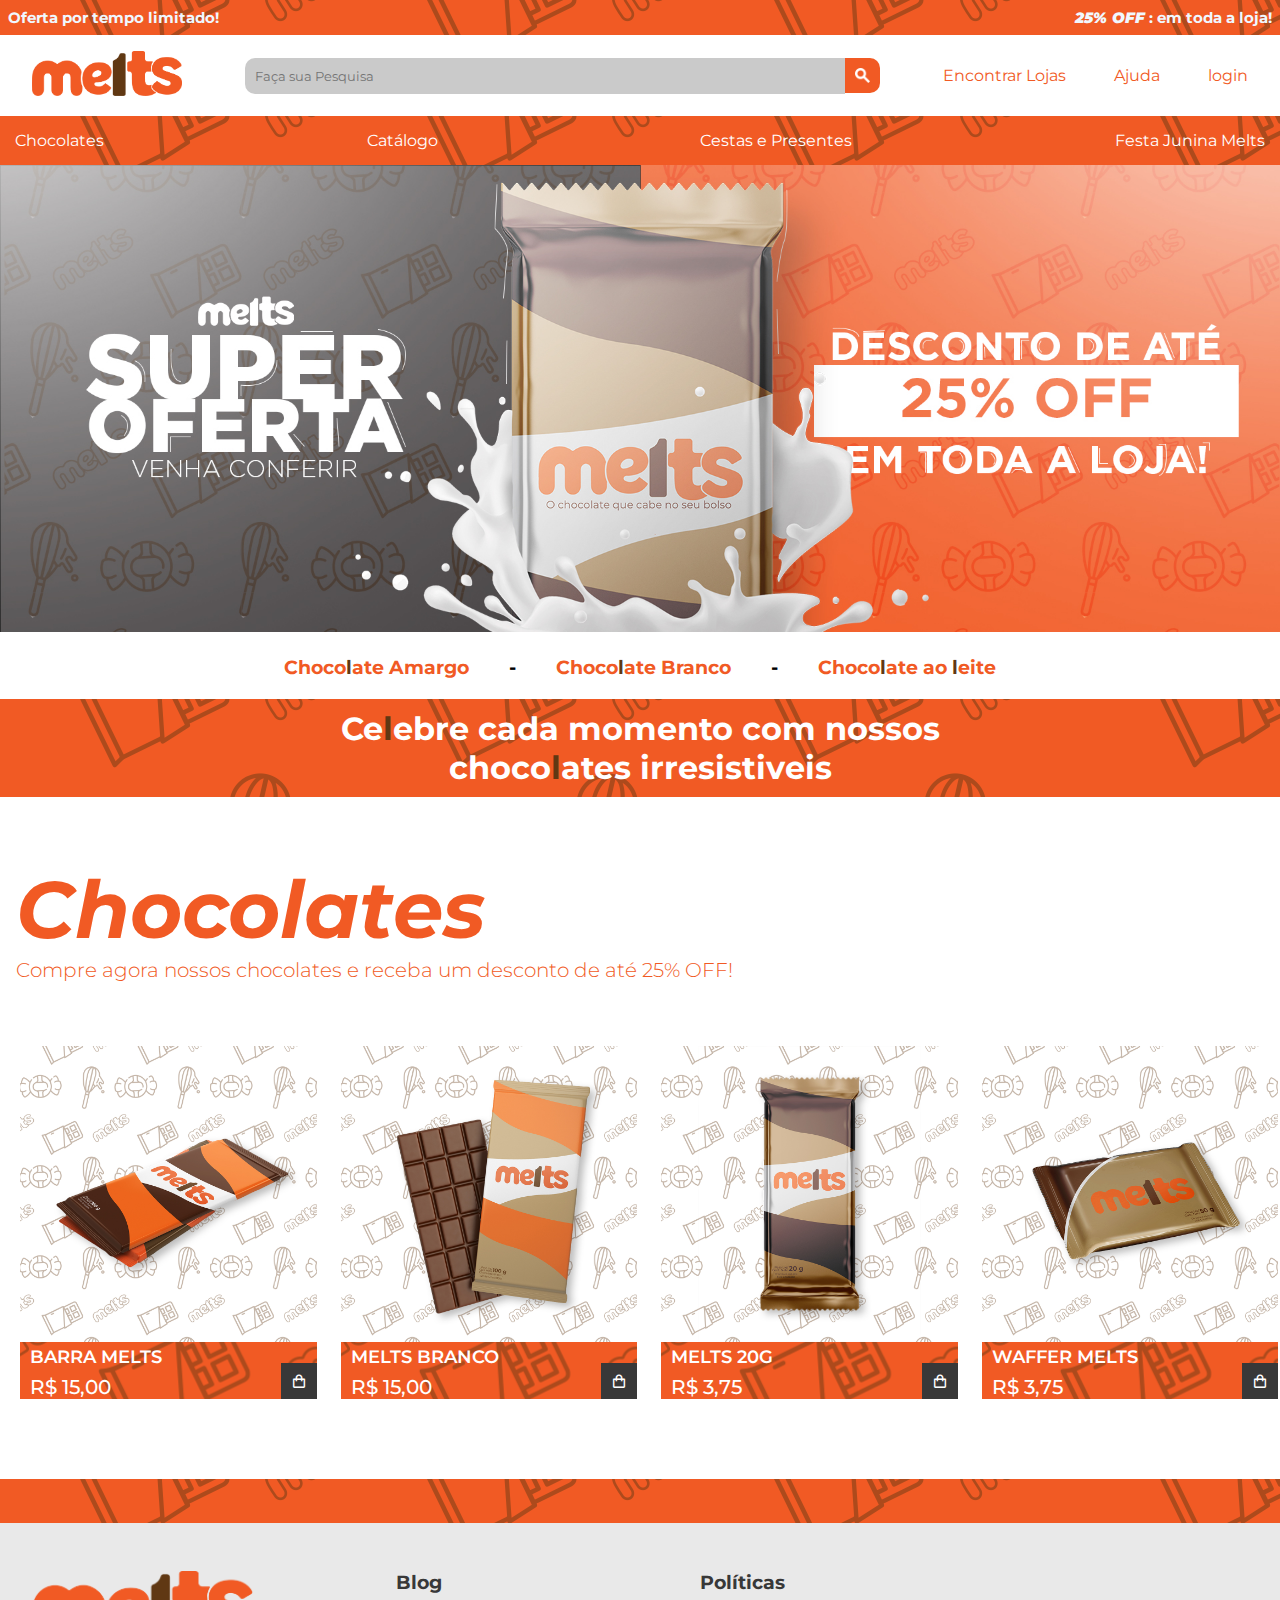
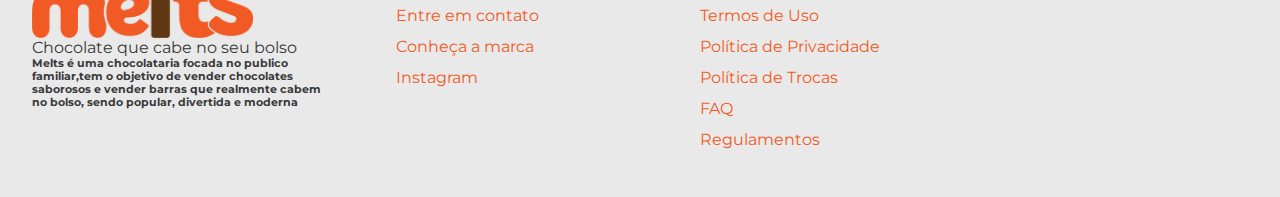
<file: index.html>
<!DOCTYPE html>
<html lang="pt-br">
<head>
    <meta charset="UTF-8">
    <meta name="viewport" content="width=device-width, initial-scale=1.0">
    <title>Melts Oficial</title>
    <link rel="stylesheet" href="style.css">
    <link rel="preconnect" href="https://fonts.googleapis.com">
    <link rel="preconnect" href="https://fonts.gstatic.com" crossorigin>
    <link href="https://fonts.googleapis.com/css2?family=Montserrat:ital,wght@0,100..900;1,100..900&display=swap" rel="stylesheet">
    <link href='https://unpkg.com/boxicons@2.1.4/css/boxicons.min.css' rel='stylesheet'>
</head>

<header>
    <div class="oferta-header">
        <h2 class="esquerda">Oferta por tempo limitado!</h2>
        <h2 class="direita"><b><i>25% OFF</i></b> : em toda a loja!</h2>
    </div>
</header>

<nav>
    <div class="nav-logo">
        <a href="index.html">
            <img src="img/CHOCOMELTS png (1).png" alt="Logo">
        </a>
    </div>

    <div class="pesquisa">
        <div class="box-busca">
            <div class="search-box">
                
                <form method="post" action="#anuncios">
                    
                    <input id="searchbar" type="text" class="search-box-input" name="busca" placeholder="Faça sua Pesquisa" onkeyup="search()">
                    <a href="#anuncios"><img src="img/74364.png" alt=""></a>
                </form>
                
                

            </div><!-- Search -->
        
        </div><!--Box Busca-->
    </div>

    <ul class="nav-links">
        <li class="links"><a target=_blank href="https://maps.app.goo.gl/vxsPiurwm7Lfogdw7">Encontrar Lojas</a></li>
        <li class="links"><a href="https://w.app/MBpd0c">Ajuda</a></li>
        <li class="links"><a href="login.html">login</a></li>
    </ul>

</nav>

<section class="barra">
    <div class="catalogo">
    <ul class="catalogo-nav">
        <li><a href="#anuncios">Chocolates</a></li>
        <li><a href="#catálogos">Catálogo</a></li>
        <li><a href="cestaepresentes.html">Cestas e Presentes</a></li>
        <li><a href="cestaepresentes.html">Festa Junina Melts</a></li>
    </ul>
</div>
</section>

<body>
    
<div class="banner">
    <a href="#anuncios">
        <img src="img/Banner.jpg" alt="">
    </a>
</div>

<section id="catálogos">
<div class="catálogos">
    <h3><a href="paginadecompras3.html">Choco<span>l</span>ate Amargo</a></h3>
    <h3>-</h3>
    <h3><a href="paginadecompras2.html">Choco<span>l</span>ate Branco</a></h3>
    <h3>-</h3>
    <h3><a href="paginadecompras.html">Choco<span>l</span>ate ao <span>l</span>eite</a></h3>
</div>
</section>

<div class="compras">
    <div class="titulo">
        <h1>Ce<span>l</span>ebre cada momento com nossos <br>choco<span>l</span>ates irresistiveis</h1>
    </div>
</div>
</body>


<section id="anuncios">
<section class="anuncios">
    <div class="chocolates">
        <h1><i>Chocolates</i></h1>
        <h2>Compre agora nossos chocolates e receba um desconto de até 25% OFF!</h2>
    </div>

    <div class="shop-content">
        <!--caixa 1-->
        <a href="paginadecompras.html"><div class="product-box">
           <img src="img/Anuncio-100g-preto.jpg" alt="" class="product-shop">
            <h2 class="nome">Barra Melts</h2>
            <span class="preco">R$ 15,00</span>
            <i class ='bx bx-shopping-bag  add-cart'></i>
        </div></a>
        <!--caixa 1-->
        <a href="paginadecompras2.html"><div class="product-box">
            <img src="img/Anuncio-1-100g-branco.jpg" alt="" class="product-shop">
            <h2 class="nome">Melts branco</h2>
            <span class="preco">R$ 15,00</span>
            <i class='bx bx-shopping-bag add-cart'></i>
        </div></a>
        <!--caixa 1-->
        <a href="paginadecompras3.html"><div class="product-box">
            <img src="img/Anuncio-20g.jpg" alt="" class="product-shop">
            <h2 class="nome">Melts 20g</h2>
            <span class="preco">R$ 3,75</span>
            <i class='bx bx-shopping-bag add-cart'></i>
        </div></a>
        <!--caixa 1-->
        <a href="paginadecompras4.html"><div class="product-box">
            <img src="img/anuncio-barra-deitada.jpg" alt="" class="product-shop">
            <h2 class="nome">Waffer Melts</h2>
            <span class="preco">R$ 3,75</span>
            <i class='bx bx-shopping-bag add-cart'></i>
        </div></a>
    </div>
</section>
</section>
<div class="separation">
    <h1>ㅤ</h1>
</div>
<footer>
    <div id="foater_content">
        <div id="contacts">
            <img src="img/CHOCOMELTS png (1).png" alt="">
            <p>Chocolate que cabe no seu bolso</p>

            <div id="foater_social_media">
                <h6>Melts é uma chocolataria focada no
                    publico familiar,tem o objetivo de vender
                    chocolates saborosos e vender barras que
                    realmente cabem no bolso, sendo
                    popular, divertida e moderna</h6>
            </div>
        </div>


        <ul class="foater-list">
            <li>
                 <h3>Blog</h3>
            </li>


            <li>
                <a target=_blank href="https://w.app/MBpd0c" class="foater-link">Entre em contato</a>
            </li>
            <li>
                <a target=_blank href="" class="foater-link">Conheça a marca</a>
            </li>
            <li>
                <a target=_blank href="https://www.instagram.com/oficial_melts/" class="foater-link">Instagram</a>
            </li>
        </ul>

        <ul class="foater-list">
            <li>
                <h3>Políticas</h3>
            </li>
            <li>
                <a href="" class="foater-link">Termos de Uso</a>
            </li>
            <li>
                <a href="" class="foater-link">Política de Privacidade</a>
            </li>
            <li>
                <a href="" class="foater-link">Política de Trocas</a>
            </li>
            <li>
                <a href="" class="foater-link">FAQ</a>
            </li>
            <li>
                <a href="" class="foater-link">Regulamentos</a>
            </li>
            
        </ul>
    </div>
</footer>

</html>
</file>
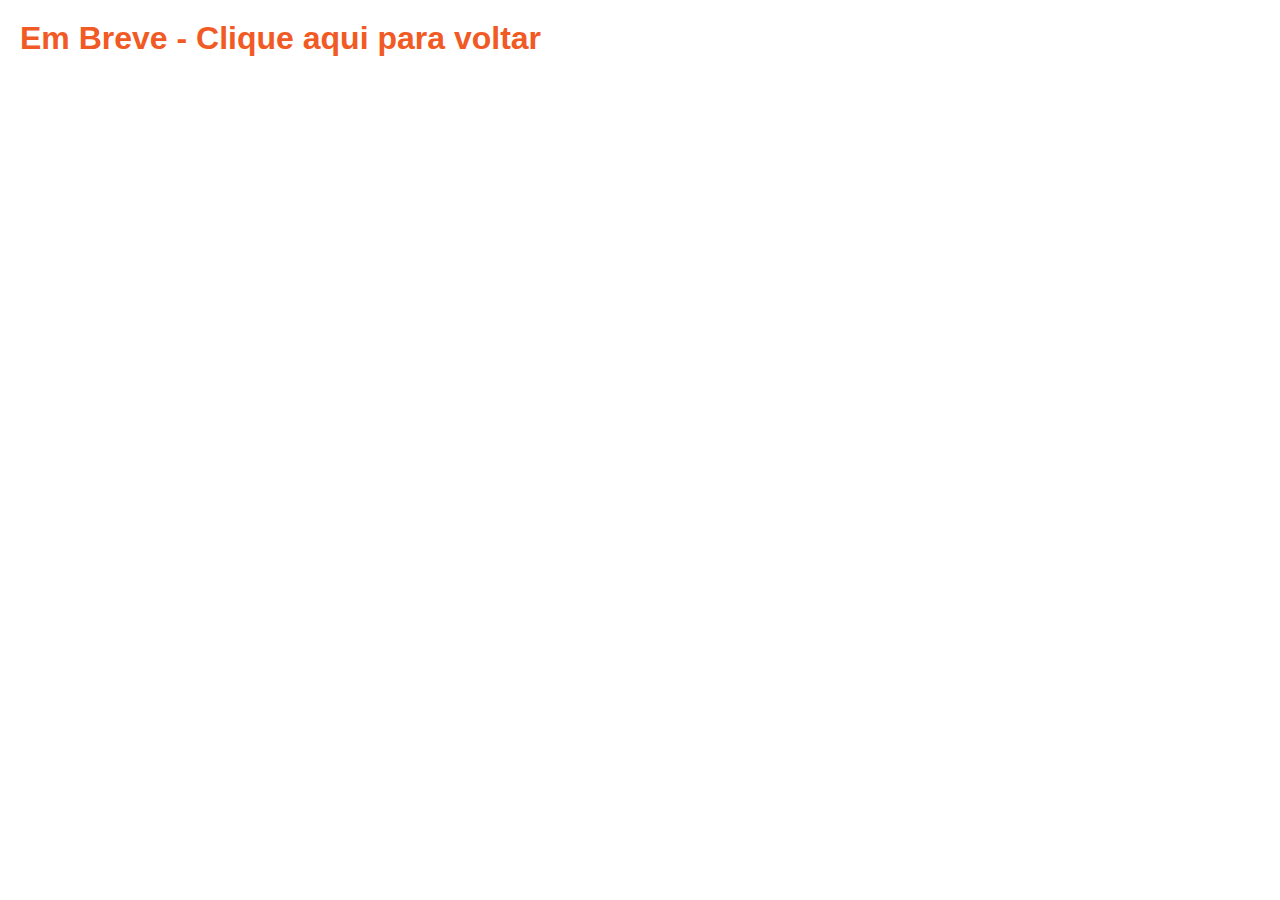
<file: cestaepresentes.html>
<!DOCTYPE html>
<html lang="en">
<head>
    <meta charset="UTF-8">
    <meta name="viewport" content="width=, initial-scale=1.0">
    <title>Document</title>
    <link rel="stylesheet" href="stylecestas.css">
</head>
<body>
    <a href="index.html"><h1>Em Breve - Clique aqui para voltar</h1></a>
</body>
</html>
</file>
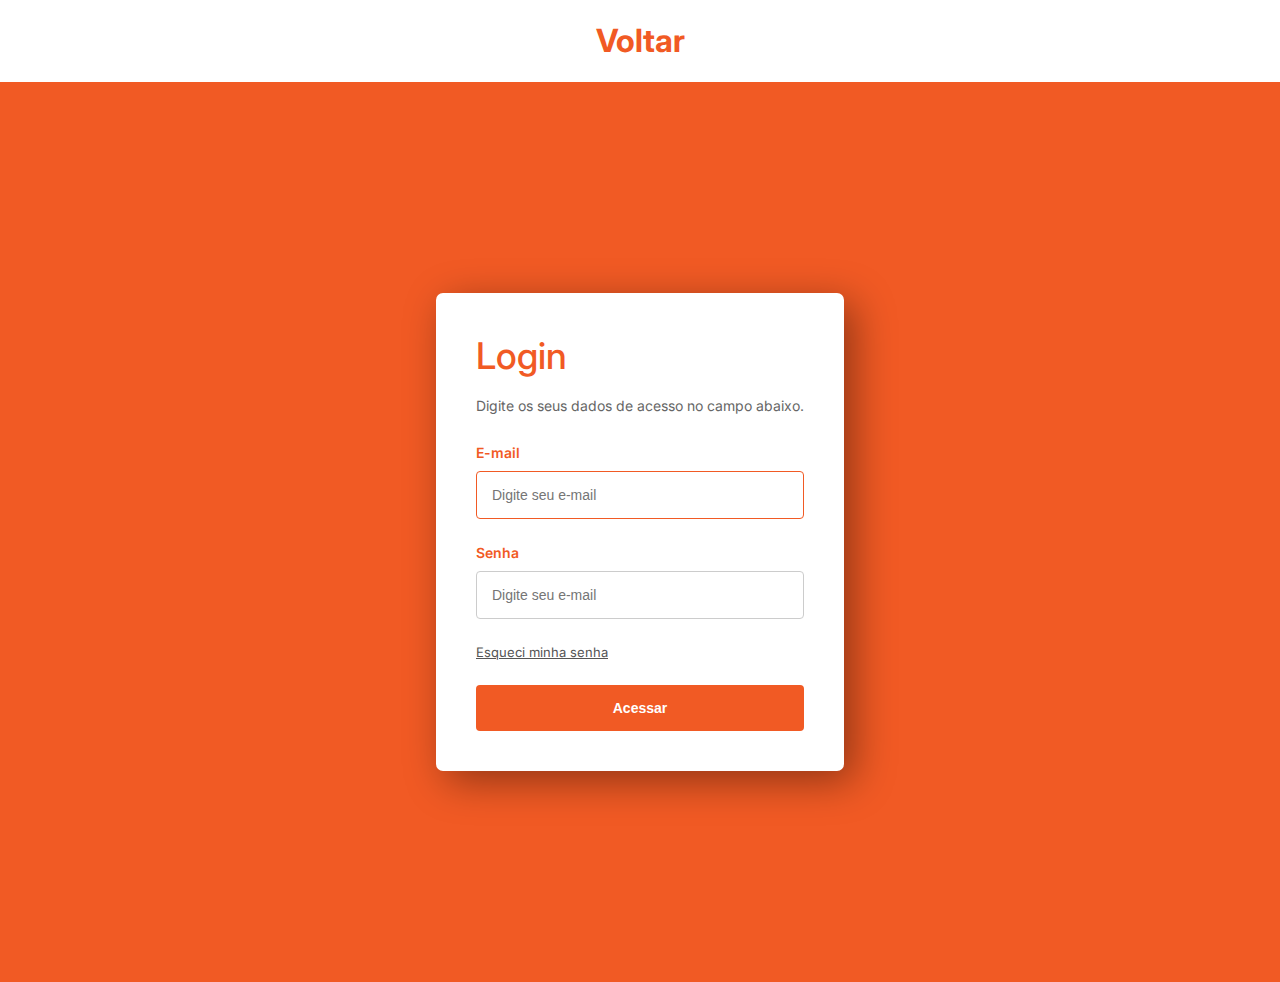
<file: login.html>
<!DOCTYPE html>
<html lang="pt-BR">
<head>
    <meta charset="UTF-8">
    <meta http-equiv="X-UA-Compatible" content="IE=edge">
    <meta name="viewport" content="width=device-width, initial-scale=1.0">
    <title>Login</title>
    <link rel="stylesheet" href="stylelogin.css">
</head>

<nav>
    <a href="index.html"> <h1>Voltar</h1></a>
</nav>

<body>
    <div class="page">
        <form method="POST" class="formLogin">
            <h1>Login</h1>
            <p>Digite os seus dados de acesso no campo abaixo.</p>
            <label for="email">E-mail</label>
            <input type="email" placeholder="Digite seu e-mail" autofocus="true" />
            <label for="password">Senha</label>
            <input type="password" placeholder="Digite seu e-mail" />
            <a href="/">Esqueci minha senha</a>
            <input type="submit" value="Acessar" class="btn" />
        </form>
    </div>
    
</body>
</html>
</file>
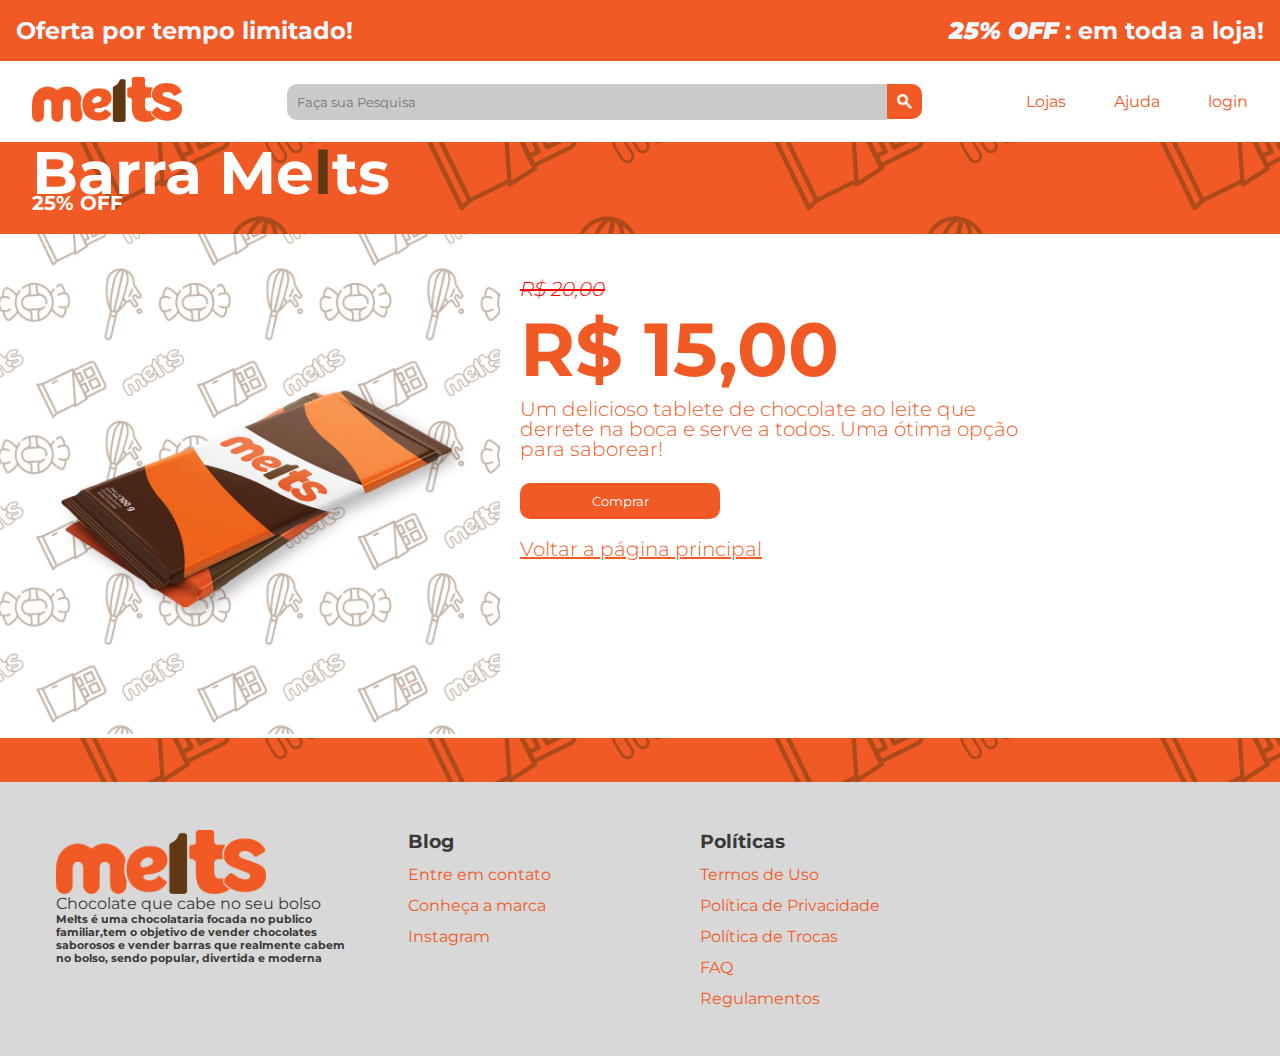
<file: paginadecompras.html>
<!DOCTYPE html>
<html lang="pt-br">
<head>
    <meta charset="UTF-8">
    <meta name="viewport" content="width=device-width, initial-scale=1.0">
    <title>Comprar</title>
    <link rel="stylesheet" href="stylecompra.css">
    <link rel="preconnect" href="https://fonts.googleapis.com">
    <link rel="preconnect" href="https://fonts.gstatic.com" crossorigin>
    <link href="https://fonts.googleapis.com/css2?family=Montserrat:ital,wght@0,100..900;1,100..900&display=swap" rel="stylesheet">
    <link href='https://unpkg.com/boxicons@2.1.4/css/boxicons.min.css' rel='stylesheet'>
</head>

<header>
    <div class="oferta-header">
        <h2 class="esquerda">Oferta por tempo limitado!</h2>
        <h2 class="direita"><b><i>25% OFF</i></b> : em toda a loja!</h2>
    </div>
</header>

<nav>
    <div class="nav-logo">
        <a href="index.html">
            <img src="img/CHOCOMELTS png (1).png" alt="Logo">
        </a>
    </div>

     
    <div class="pesquisa">
        <div class="box-busca">
            <div class="search-box">
                
                <form method="post" action="#anuncios">
                    
                    <input type="text" class="search-box-input" name="busca" placeholder="Faça sua Pesquisa">
                    <a href="#anuncios"><img src="img/74364.png" alt=""></a>
                </form>
                
                

            </div><!-- Search -->
        
        </div><!--Box Busca-->
    </div>

    <ul class="nav-links">
        <li class="links"><a target=_blank href="https://maps.app.goo.gl/vxsPiurwm7Lfogdw7">Lojas</a></li>
        <li class="links"><a target=_blank href="https://w.app/MBpd0c">Ajuda</a></li>
        <li class="links"><a href="login.html">login</a></li>
    </ul>
</nav>

<body>
    <section class="produto">
    <div class="nome">
    <h1>Barra Me<span>l</span>ts</h1>
    <h6>25% OFF</h6>
    </div>

    <div class="separation">

    <div class="img-anuncio">
        <img src="img/Anuncio-100g-preto.jpg" alt="">
    </div>

    <div class="preco">
        <h6><i><del>R$ 20,00</del></i></h6>
        <h2>R$ 15,00</h2>

        <h5>Um delicioso tablete de chocolate ao leite que derrete na boca e serve a todos. Uma ótima opção para saborear!</h5>

        <div class="btn-compra">
        <a target="_blank" href="https://w.app/uAjo8L"><button>Comprar</button></a>
        </div>

        <div class="home">
        <a href="index.html"><h5 class="home">Voltar a página principal</h5></a>
    </div>
    </div>
</section>
</body>

<div class="separations">
    <h1>ㅤ</h1>
</div>

<footer>
    <div id="foater_content">
        <div id="contacts">
            <img src="img/CHOCOMELTS png (1).png" alt="">
            <p>Chocolate que cabe no seu bolso</p>

            <div id="foater_social_media">
                <h6>Melts é uma chocolataria focada no
                    publico familiar,tem o objetivo de vender
                    chocolates saborosos e vender barras que
                    realmente cabem no bolso, sendo
                    popular, divertida e moderna</h6>
            </div>
        </div>

        <ul class="foater-list">
            <li>
                 <h3>Blog</h3>
            </li>


            <li>
                <a target=_blank href="" class="foater-link">Entre em contato</a>
            </li>
            <li>
                <a target=_blank href="" class="foater-link">Conheça a marca</a>
            </li>
            <li>
                <a target=_blank href="https://www.instagram.com/oficial_melts/" class="foater-link">Instagram</a>
            </li>
        </ul>

        <ul class="foater-list">
            <li>
                <h3>Políticas</h3>
            </li>
            <li>
                <a href="" class="foater-link">Termos de Uso</a>
            </li>
            <li>
                <a href="" class="foater-link">Política de Privacidade</a>
            </li>
            <li>
                <a href="" class="foater-link">Política de Trocas</a>
            </li>
            <li>
                <a href="" class="foater-link">FAQ</a>
            </li>
            <li>
                <a href="" class="foater-link">Regulamentos</a>
            </li>
            
        </ul>
    </div>
</footer>
</html>
</file>
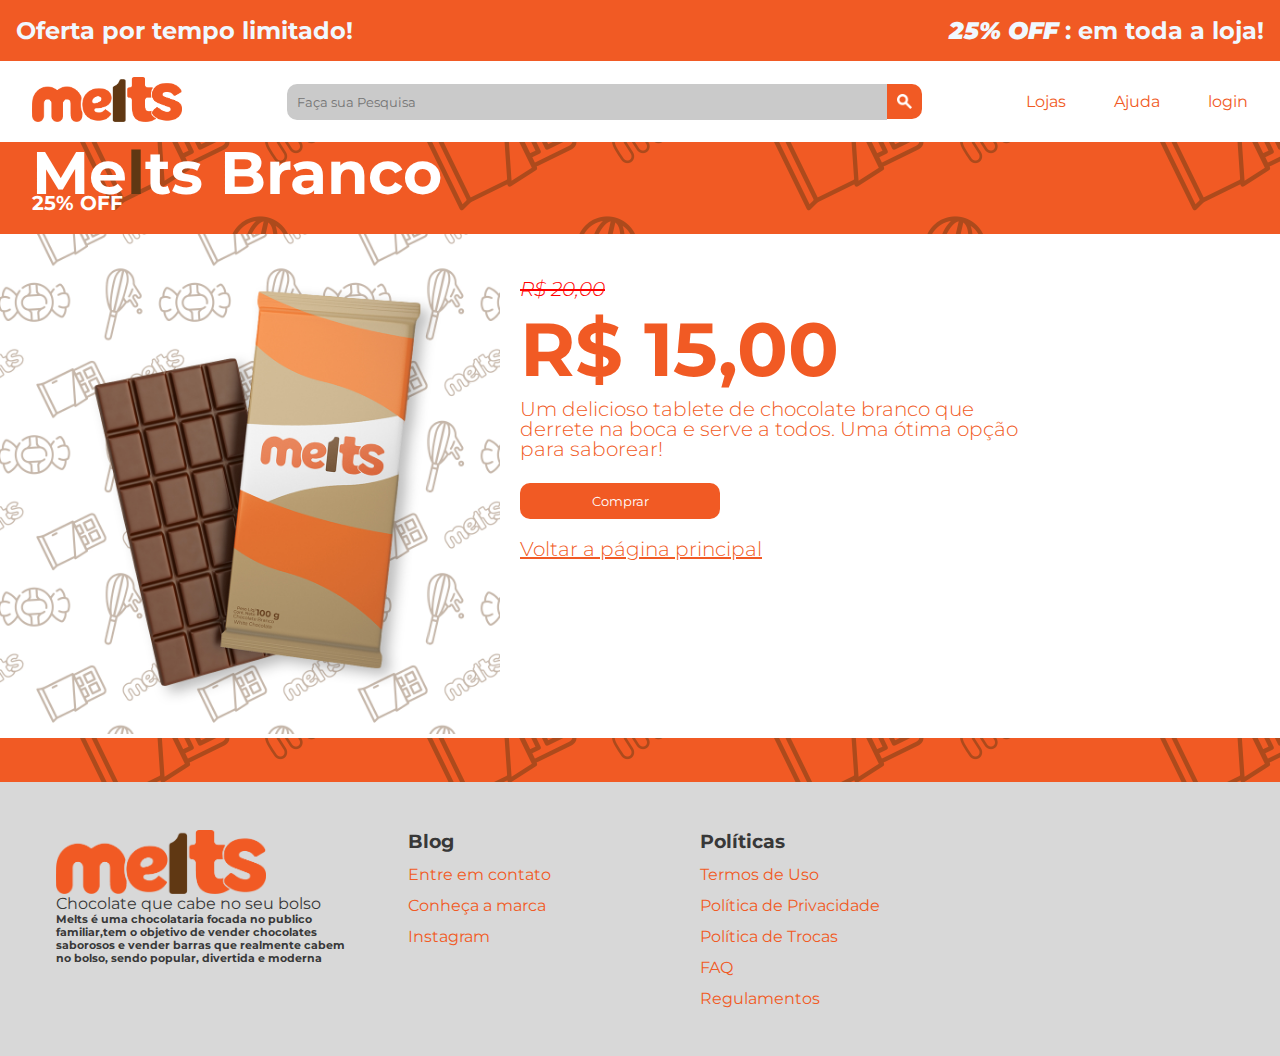
<file: paginadecompras2.html>
<!DOCTYPE html>
<html lang="pt-br">
<head>
    <meta charset="UTF-8">
    <meta name="viewport" content="width=device-width, initial-scale=1.0">
    <title>Comprar</title>
    <link rel="stylesheet" href="stylecompra.css">
    <link rel="preconnect" href="https://fonts.googleapis.com">
    <link rel="preconnect" href="https://fonts.gstatic.com" crossorigin>
    <link href="https://fonts.googleapis.com/css2?family=Montserrat:ital,wght@0,100..900;1,100..900&display=swap" rel="stylesheet">
    <link href='https://unpkg.com/boxicons@2.1.4/css/boxicons.min.css' rel='stylesheet'>
</head>

<header>
    <div class="oferta-header">
        <h2 class="esquerda">Oferta por tempo limitado!</h2>
        <h2 class="direita"><b><i>25% OFF</i></b> : em toda a loja!</h2>
    </div>
</header>

<nav>
    <div class="nav-logo">
        <a href="index.html">
            <img src="img/CHOCOMELTS png (1).png" alt="Logo">
        </a>
    </div>

     
    <div class="pesquisa">
        <div class="box-busca">
            <div class="search-box">
                
                <form method="post" action="#anuncios">
                    
                    <input type="text" class="search-box-input" name="busca" placeholder="Faça sua Pesquisa">
                    <a href="#anuncios"><img src="img/74364.png" alt=""></a>
                </form>
                
                

            </div><!-- Search -->
        
        </div><!--Box Busca-->
    </div>

    <ul class="nav-links">
        <li class="links"><a target=_blank href="https://maps.app.goo.gl/vxsPiurwm7Lfogdw7">Lojas</a></li>
        <li class="links"><a href="https://w.app/MBpd0c">Ajuda</a></li>
        <li class="links"><a href="login.html">login</a></li>
    </ul>
</nav>

<body>
    <section class="produto">
    <div class="nome">
    <h1>Me<span>l</span>ts Branco</h1>
    <h6>25% OFF</h6>
    </div>

    <div class="separation">

    <div class="img-anuncio">
        <img src="img/Anuncio-1-100g-branco.jpg" alt="">
    </div>

    <div class="preco">
        <h6><i><del>R$ 20,00</del></i></h6>
        <h2>R$ 15,00</h2>

        <h5>Um delicioso tablete de chocolate branco que derrete na boca e serve a todos. Uma ótima opção para saborear!</h5>

        <div class="btn-compra">
            <a target="_blank" href="https://w.app/zyRIAN"><button>Comprar</button></a>
        </div>

        <div class="home">
        <a href="index.html"><h5 class="home">Voltar a página principal</h5></a>
    </div>
    </div>
</section>
</body>

<div class="separations">
    <h1>ㅤ</h1>
</div>

<footer>
    <div id="foater_content">
        <div id="contacts">
            <img src="img/CHOCOMELTS png (1).png" alt="">
            <p>Chocolate que cabe no seu bolso</p>

            <div id="foater_social_media">
                <h6>Melts é uma chocolataria focada no
                    publico familiar,tem o objetivo de vender
                    chocolates saborosos e vender barras que
                    realmente cabem no bolso, sendo
                    popular, divertida e moderna</h6>
            </div>
        </div>

        <ul class="foater-list">
            <li>
                 <h3>Blog</h3>
            </li>


            <li>
                <a target=_blank href="https://w.app/MBpd0c" class="foater-link">Entre em contato</a>
            </li>
            <li>
                <a target=_blank href="" class="foater-link">Conheça a marca</a>
            </li>
            <li>
                <a target=_blank href="https://www.instagram.com/oficial_melts/" class="foater-link">Instagram</a>
            </li>
        </ul>

        <ul class="foater-list">
            <li>
                <h3>Políticas</h3>
            </li>
            <li>
                <a href="" class="foater-link">Termos de Uso</a>
            </li>
            <li>
                <a href="" class="foater-link">Política de Privacidade</a>
            </li>
            <li>
                <a href="" class="foater-link">Política de Trocas</a>
            </li>
            <li>
                <a href="" class="foater-link">FAQ</a>
            </li>
            <li>
                <a href="" class="foater-link">Regulamentos</a>
            </li>
            
        </ul>
    </div>
</footer>
</html>
</file>
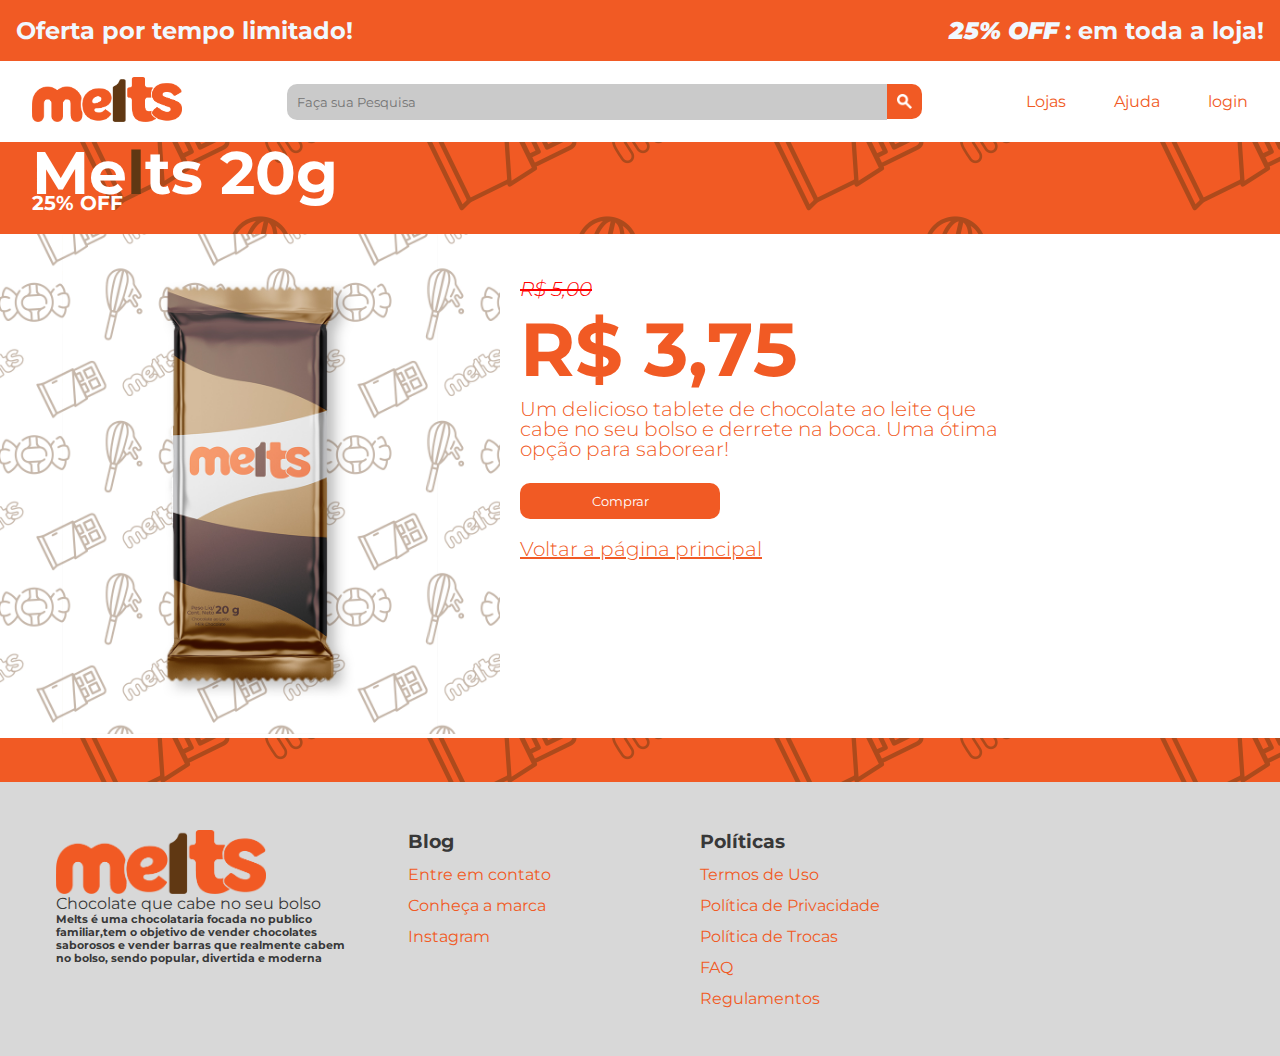
<file: paginadecompras3.html>
<!DOCTYPE html>
<html lang="pt-br">
<head>
    <meta charset="UTF-8">
    <meta name="viewport" content="width=device-width, initial-scale=1.0">
    <title>Comprar</title>
    <link rel="stylesheet" href="stylecompra.css">
    <link rel="preconnect" href="https://fonts.googleapis.com">
    <link rel="preconnect" href="https://fonts.gstatic.com" crossorigin>
    <link href="https://fonts.googleapis.com/css2?family=Montserrat:ital,wght@0,100..900;1,100..900&display=swap" rel="stylesheet">
    <link href='https://unpkg.com/boxicons@2.1.4/css/boxicons.min.css' rel='stylesheet'>
</head>

<header>
    <div class="oferta-header">
        <h2 class="esquerda">Oferta por tempo limitado!</h2>
        <h2 class="direita"><b><i>25% OFF</i></b> : em toda a loja!</h2>
    </div>
</header>

<nav>
    <div class="nav-logo">
        <a href="index.html">
            <img src="img/CHOCOMELTS png (1).png" alt="Logo">
        </a>
    </div>

     
    <div class="pesquisa">
        <div class="box-busca">
            <div class="search-box">
                
                <form method="post" action="#anuncios">
                    
                    <input type="text" class="search-box-input" name="busca" placeholder="Faça sua Pesquisa">
                    <a href="#anuncios"><img src="img/74364.png" alt=""></a>
                </form>
                
                

            </div><!-- Search -->
        
        </div><!--Box Busca-->
    </div>

    <ul class="nav-links">
        <li class="links"><a target=_blank href="https://maps.app.goo.gl/vxsPiurwm7Lfogdw7">Lojas</a></li>
        <li class="links"><a target=_blank href="https://w.app/MBpd0c">Ajuda</a></li>
        <li class="links"><a href="login.html">login</a></li>
    </ul>
</nav>

<body>
    <section class="produto">
    <div class="nome">
    <h1>Me<span>l</span>ts 20g</h1>
    <h6>25% OFF</h6>
    </div>

    <div class="separation">

    <div class="img-anuncio">
        <img src="img/Anuncio-20g.jpg" alt="">
    </div>

    <div class="preco">
        <h6><i><del>R$ 5,00</del></i></h6>
        <h2>R$ 3,75</h2>

        <h5>Um delicioso tablete de chocolate ao leite que cabe no seu bolso e derrete na boca. Uma ótima opção para saborear!</h5>

        <div class="btn-compra">
        <a target="_blank" href="https://w.app/hqJOyF"><button>Comprar</button></a>
        </div>

        <div class="home">
        <a href="index.html"><h5 class="home">Voltar a página principal</h5></a>
    </div>
    </div>
</section>
</body>

<div class="separations">
    <h1>ㅤ</h1>
</div>

<footer>
    <div id="foater_content">
        <div id="contacts">
            <img src="img/CHOCOMELTS png (1).png" alt="">
            <p>Chocolate que cabe no seu bolso</p>

            <div id="foater_social_media">
                <h6>Melts é uma chocolataria focada no
                    publico familiar,tem o objetivo de vender
                    chocolates saborosos e vender barras que
                    realmente cabem no bolso, sendo
                    popular, divertida e moderna</h6>
            </div>
        </div>

        <ul class="foater-list">
            <li>
                 <h3>Blog</h3>
            </li>


            <li>
                <a target=_blank href="https://w.app/MBpd0c" class="foater-link">Entre em contato</a>
            </li>
            <li>
                <a target=_blank href="" class="foater-link">Conheça a marca</a>
            </li>
            <li>
                <a target=_blank href="https://www.instagram.com/oficial_melts/" class="foater-link">Instagram</a>
            </li>
        </ul>

        <ul class="foater-list">
            <li>
                <h3>Políticas</h3>
            </li>
            <li>
                <a href="" class="foater-link">Termos de Uso</a>
            </li>
            <li>
                <a href="" class="foater-link">Política de Privacidade</a>
            </li>
            <li>
                <a href="" class="foater-link">Política de Trocas</a>
            </li>
            <li>
                <a href="" class="foater-link">FAQ</a>
            </li>
            <li>
                <a href="" class="foater-link">Regulamentos</a>
            </li>
            
        </ul>
    </div>
</footer>
</html>
</file>
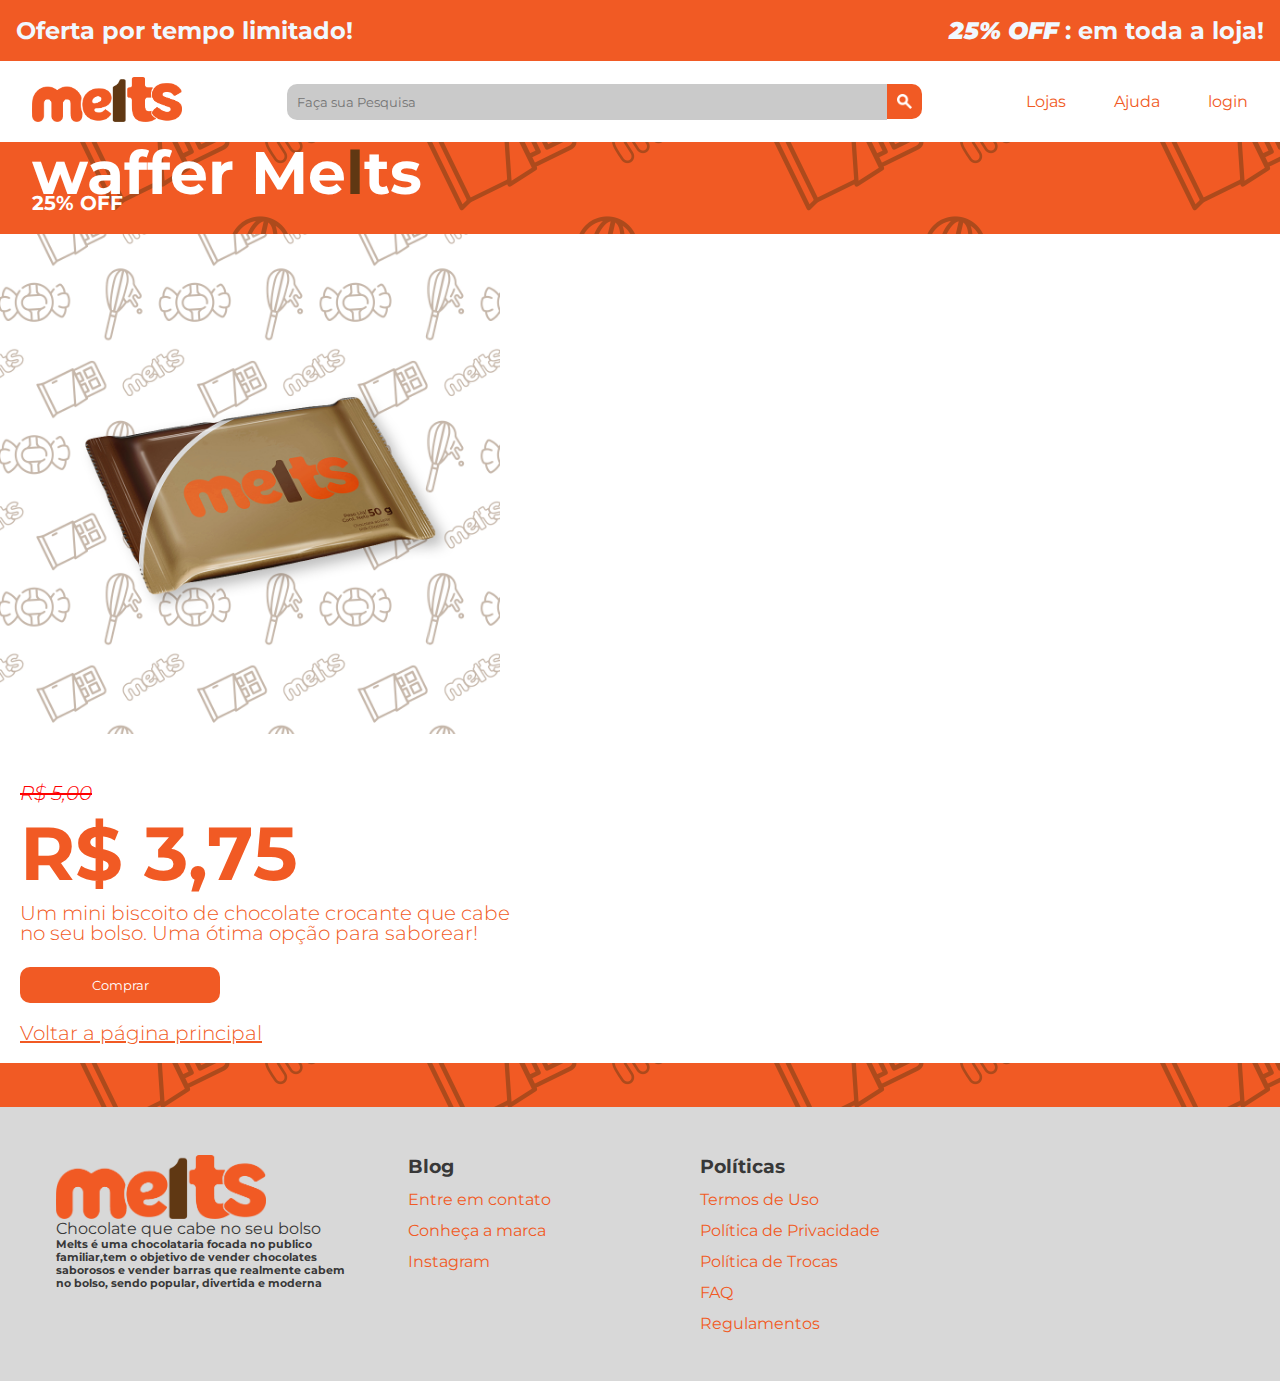
<file: paginadecompras4.html>
<!DOCTYPE html>
<html lang="pt-br">
<head>
    <meta charset="UTF-8">
    <meta name="viewport" content="width=device-width, initial-scale=1.0">
    <title>Comprar</title>
    <link rel="stylesheet" href="stylecompra.css">
    <link rel="preconnect" href="https://fonts.googleapis.com">
    <link rel="preconnect" href="https://fonts.gstatic.com" crossorigin>
    <link href="https://fonts.googleapis.com/css2?family=Montserrat:ital,wght@0,100..900;1,100..900&display=swap" rel="stylesheet">
    <link href='https://unpkg.com/boxicons@2.1.4/css/boxicons.min.css' rel='stylesheet'>
</head>

<header>
    <div class="oferta-header">
        <h2 class="esquerda">Oferta por tempo limitado!</h2>
        <h2 class="direita"><b><i>25% OFF</i></b> : em toda a loja!</h2>
    </div>
</header>

<nav>
    <div class="nav-logo">
        <a href="index.html">
            <img src="img/CHOCOMELTS png (1).png" alt="Logo">
        </a>
    </div>

     
    <div class="pesquisa">
        <div class="box-busca">
            <div class="search-box">
                
                <form method="post" action="#anuncios">
                    
                    <input type="text" class="search-box-input" name="busca" placeholder="Faça sua Pesquisa">
                    <a href="#anuncios"><img src="img/74364.png" alt=""></a>
                </form>
                
                

            </div><!-- Search -->
        
        </div><!--Box Busca-->
    </div>

    <ul class="nav-links">
        <li class="links"><a target=_blank href="https://maps.app.goo.gl/vxsPiurwm7Lfogdw7">Lojas</a></li>
        <li class="links"><a target=_blank href="https://w.app/MBpd0c">Ajuda</a></li>
        <li class="links"><a href="login.html">login</a></li>
    </ul>
</nav>

<body>
    <section class="produto">
    <div class="nome">
    <h1>waffer Me<span>l</span>ts</h1>
    <h6>25% OFF</h6>
    </div>

    <div class="img-anuncio">
        <img src="img/anuncio-barra-deitada.jpg" alt="">
    </div>

    <div class="separation">

    <div class="preco">
        <h6><i><del>R$ 5,00</del></i></h6>
        <h2>R$ 3,75</h2>

        <h5>Um mini biscoito de chocolate crocante que cabe no seu bolso. Uma ótima opção para saborear!</h5>

        <div class="btn-compra">
        <a target="_blank" href="https://w.app/pSTboC"><button>Comprar</button></a>
        </div>

        <div class="home">
        <a href="index.html"><h5 class="home">Voltar a página principal</h5></a>
    </div>
    </div>
</section>
</body>

<div class="separations">
    <h1>ㅤ</h1>
</div>

<footer>
    <div id="foater_content">
        <div id="contacts">
            <img src="img/CHOCOMELTS png (1).png" alt="">
            <p>Chocolate que cabe no seu bolso</p>

            <div id="foater_social_media">
                <h6>Melts é uma chocolataria focada no
                    publico familiar,tem o objetivo de vender
                    chocolates saborosos e vender barras que
                    realmente cabem no bolso, sendo
                    popular, divertida e moderna</h6>
            </div>
        </div>

        <ul class="foater-list">
            <li>
                 <h3>Blog</h3>
            </li>


            <li>
                <a target=_blank href="https://w.app/MBpd0c" class="foater-link">Entre em contato</a>
            </li>
            <li>
                <a target=_blank href="" class="foater-link">Conheça a marca</a>
            </li>
            <li>
                <a target=_blank href="https://www.instagram.com/oficial_melts/" class="foater-link">Instagram</a>
            </li>
        </ul>

        <ul class="foater-list">
            <li>
                <h3>Políticas</h3>
            </li>
            <li>
                <a href="" class="foater-link">Termos de Uso</a>
            </li>
            <li>
                <a href="" class="foater-link">Política de Privacidade</a>
            </li>
            <li>
                <a href="" class="foater-link">Política de Trocas</a>
            </li>
            <li>
                <a href="" class="foater-link">FAQ</a>
            </li>
            <li>
                <a href="" class="foater-link">Regulamentos</a>
            </li>
            
        </ul>
    </div>
</footer>
</html>
</file>
<file: style.css>
*{
    padding: 0;
    margin: 0;
    outline: none;
    text-decoration: none;
    box-sizing: border-box;
    font-family: "Montserrat", sans-serif;
}

html{
  scroll-behavior: smooth;
}

header{
    margin: auto;
    background-color: #F15A24;
    color: aliceblue;
    background-image: url(img/Prancheta\ 1.png);
}

.oferta-header{
    display: flex;
    padding: 0.5rem 0.5rem;
    justify-content: space-between;
    font-size: 10px;
}

nav{
    margin: auto;
    padding: 1rem 2rem;
    display: flex;
    align-items: center;
    justify-content: space-between;
}

.nav-logo img{
    max-width: 150px;
}

.nav-links{
    list-style: none;
    display: flex;
    align-items: center;
    gap: 3rem;

}

.links a{
    color: #F15A24;
    position: relative;
    padding-bottom: 0.75rem;
    transition: all 0.3s ease;
}

.links a:hover{
  font-weight: 600;
    color: #603813;
}

.pesquisa{
  margin: auto;
}

.catalogo-nav{
  margin: auto;
  display: flex;
  list-style: none;
  padding: 15px 15px 15px 15px;
  align-items: center;
  align-content: center;
  justify-content: space-between;
  background-color: #F15A24;
  background-image: url(img/Prancheta\ 1.png);
}

.catalogo-nav a{
  color: #fff;
  align-items: center;
  transition: all 0.3s ease;
}

.catalogo-nav a:hover{
  color: #cccccc;

}

body{
    margin: auto;
}

.banner img{
    width: 100%;
    margin: 0 auto;
    justify-content: center;
}

.search-box form{
  display: flex;
  align-items: center;
}

.search-box input{
  background-color: #cacaca;
  border-color: #F15A24;
  border-style: inherit;
  border-radius: 10px 0px 0px 10px;
  padding: 10px;
  width: 600px;
}

.search-box img{
  width: 35px;
  height: 35px;
  padding: 10px;
  border-radius: 0px 10px 10px 0;
  float: inline-end;
  background-image: url(img/Prancheta\ 1.png);
}


  .titulo{
    padding: 10px 0px 10px 0px;
    color: #fff;
    text-align: center;
    justify-content: center;
    align-items: center;
    background-image: url(img/Prancheta\ 1.png);
  }
  
  .titulo span{
    color: #603813;
}

.catálogos{
  display: flex;
  padding: 10px;
  justify-content: center;
  
}

.catálogos h3{
  align-items: center;
  padding: 10px 20px 10px 20px;
  
}

.catálogos h3 a{
  color: #F15A24;
  transition: all 0.3s ease;
}

span{
  color: #603813;
}

.chocolates h2{
  font-size: 20px;
  font-weight: 300;
}

.catálogos h3 a:hover{
color: #603813;
}

.chocolates{
  font-size: 40px;
  padding: 4rem 1rem;
  color: #F15A24;
}


.separation{
  background-color: #F15A24;
  background-image: url(img/Prancheta\ 1.png);
}
.shop-content{
  padding: 0px 2px 80px 20px;
  margin: auto;
  display: grid;
  grid-template-columns: repeat(auto-fit,minmax(220px, auto));
  gap: 1.5rem;
  color: white;
}

.shop-content img{
  width: 100%;
    margin: 0 auto;
    justify-content: center;
}

.product-box{
  position: relative;
  background-color: #F15A24;
  background-image: url(img/Prancheta\ 1.png);
}

.product-box:hover{
  padding: 10px;
  border: 1px solid #000000;
  transition: 0.4s;
}

.product-shop{
  width: 100%;
  height: auto;
  margin-bottom: 0.5rem;
  padding: 0px 0px 0px 0px
}

.nome{
  padding: 0px 0px 0px 10px;
  font-size: 1.1rem;
  font-weight: 600;
  text-transform: uppercase;
  margin-bottom: 0.5rem;
  color: #fff;
}

.preco{
  padding: 0px 0px 0px 10px;
  color: white;
  font-size: 20px;
  font-weight: 500;
}

.add-cart{
  position: absolute;
  bottom: 0;
  right: 0;
  background: #383838;
  color: #fff;
  padding: 10px;
  cursor: pointer;
}

.add-cart:hover{
  background-color: #eca186;
}

#foater_content{
  background-color: #e9e9e9;
  display: grid;
  justify-content: space-between;
  grid-template-columns: repeat(4, 0.30fr);
  padding: 3rem 2rem;
}

#foater_content{
  color: #383838;
}

#contacts img{
  display: grid;
  width: 90%;
  padding: 0px 53px 0px 0px;
}

#foater_contents{
  margin-bottom: 0.75rem;
}

.foater-list{
  display: flex;
  flex-direction: column;
  gap: 0.75rem;
  list-style: none;
  padding: 0px 0px 0px 60px;
}

.foater-list .foater-link{
  color: #F15A24;
  transition: all 0.3s ease;
}

.foater-list .foater-link:hover{
  color: #603813;
}


@media(max-width:800px) {

  *{
    padding: 0;
    margin: 0;
    outline: none;
    border: none;
    text-decoration: none;
    box-sizing: border-box;
    font-family: "Montserrat", sans-serif;
}

header{
    margin: auto;
    background-color: #F15A24;
    color: aliceblue;
}

.oferta-header{
    display: flex;
    font-size: 8px;
    padding: 0.50rem 0.50rem;
    justify-content: space-between;
}

nav{
    margin: auto;
    padding: 1rem 2rem;
    display: flex;
    align-items: center;
    justify-content: space-between;
    
}

.search-box form{
  display: flex;
  align-items: center;
}

.search-box input{
  background-color: #cacaca;
  border-color: #F15A24;
  border-style: inherit;
  border-radius: 10px 0px 0px 10px;
  padding: 10px;
  width: 200px;
}

.search-box img{
  width: 35px;
  height: 35px;
  padding: 10px;
  border-radius: 0px 10px 10px 0;
  float: inline-end;
  background-image: url(img/Prancheta\ 1.png);
}

.nav-logo img{
  max-width: 100%;
    width: 150px;
}

.nav-links{
    list-style: none;
    display: flex;
    align-items: center;
    gap: 3rem;

}

.links a{
    color: #F15A24;
    position: relative;
    padding-bottom: 0.75rem;
    transition: all 0.3s ease;
}

.links a:hover{
  font-weight: 600;
    color: #603813;
}

.pesquisa{
  margin: auto;
}

.catalogo-nav{
  margin: auto;
  display: flex;
  list-style: none;
padding: 15px 15px 15px 15px;
font-size: 19px;
  align-items: center;
  align-content: center;
  justify-content: space-between;
  background-color: #F15A24;
}

.catalogo-nav a{
  color: #fff;
  align-items: center;
  transition: all 0.3s ease;
}

.catalogo-nav a:hover{
  color: #cccccc;

}

body{
    margin: auto;
}

.banner img{
    width: 100%;
    margin: 0 auto;
    justify-content: center;
}

  .titulo{
    padding: 10px 0px 10px 0px;
    color: #fff;
    text-align: center;
    justify-content: center;
    align-items: center;
    background-image: url(img/Prancheta\ 1.png);
  }
  
  .titulo span{
    color: #fff;
}

.catálogos{
  display: flex;
  font-size: 19px;
  padding: 20px 0;
  justify-content: center;
  
}

.catálogos h3{
  align-items: center;
  padding: 10px;
  
}

.catálogos h3 a{
  color: #F15A24;
  transition: all 0.3s ease;
}

span{
  color: #603813;
}

.chocolates h2{
  font-size: 30px;
  font-weight: 300;
}

.catálogos h3 a:hover{
color: #603813;
}

.chocolates{
  font-size: 30px;
  padding: 2rem 1rem;
  color: #F15A24;
}


.separation{
  background-color: #F15A24;
  background-image: url(img/Prancheta\ 1.png);
}
.shop-content{
  padding: 0px 2px 80px 2px;
  margin: auto;
  display: grid;
  grid-template-columns: repeat(auto-fit,minmax(220px, auto));
  gap: 1.5rem;
}

.shop-content img{
  width: 100%;
    margin: 0 auto;
    justify-content: center;
}

.product-box{
  position: relative;
}

.product-box:hover{
  padding: 10px;
  border: 1px solid #000000;
  transition: 0.4s;
}

.product-shop{
  width: 100%;
  height: auto;
  margin-bottom: 0.5rem;
}

.nome{
  font-size: 1.1rem;
  font-weight: 600;
  text-transform: uppercase;
  margin-bottom: 0.5rem;
  color: #fff;
}

.preco{
  font-weight: 500;
}

.add-cart{
  position: absolute;
  bottom: 0;
  right: 0;
  background: #383838;
  color: #fff;
  padding: 10px;
  cursor: pointer;
}

.add-cart:hover{
  background-color: #eca186;
}

#foater_content{
  padding: 1rem 2rem 1rem;
  margin: auto;
  font-size: 19px;
  text-decoration: none;
  background-color: #d8d8d8;
  display: flex;
  flex-direction: column;
}

#foater_content{
  color: #383838;
}

#contacts img{
  display: grid;
  width: 200px;
  padding: 0px 0px 0px 0px;
}

#foater_contents{
  margin-bottom: 0.75rem;
  
}

.foater-list{
  text-decoration: none;
  gap: 0.75rem;
  list-style: none;
  padding: 20px 0px 0px 0px;
  
}

.foater-list .foater-link{
  text-decoration: none;
  color: #F15A24;
  transition: all 0.3s ease;
  
}

.foater-list .foater-link:hover{
  color: #603813;
}
}

@media(max-width:495px){
  *{
    padding: 0;
    margin: 0;
    outline: none;
    border: none;
    text-decoration: none;
    box-sizing: border-box;
    font-family: "Montserrat", sans-serif;
}

header{
    margin: auto;
    background-color: #F15A24;
    color: aliceblue;
}

.oferta-header{
    display: flex;
    font-size: 8px;
    justify-content: space-between;
}

nav{
    margin: auto;
    padding: 1rem 2rem;
    display: flex;
    align-items: center;
    justify-content: space-between;
    
}

.search-box form{
  display: none;
  display: flex;
  align-items: center;
}

.search-box input{
  display: none;
  background-color: none;
  border-color: none;
  padding: 10px;
  width: 10px;
}

.search-box img{
  display: none;
  width: 35px;
  height: 35px;
  padding: 10px;
  border-radius: 10px 10px 10px 10px;
  float: inline-end;
  background-image: url(img/Prancheta\ 1.png);
}

.nav-logo img{
  max-width: 100%;
    width: 80px;
}

.nav-links{
    list-style: none;
    display: flex;
    align-items: center;
    gap: 1rem;
    font-size: 12px;

}

.links a{
    color: #F15A24;
    position: relative;
    padding-bottom: 0.75rem;
    transition: all 0.3s ease;
}

.links a:hover{
  font-weight: 600;
    color: #603813;
}


.catalogo-nav{
  margin: auto;
  display: flex;
  list-style: none;
  padding: 15px;
  font-size: 11px;
  align-items: center;
  align-content: center;
  justify-content: space-between;
  background-color: #F15A24;
}

.catalogo-nav a{
  color: #fff;
  align-items: center;
  transition: all 0.3s ease;
}

.catalogo-nav a:hover{
  color: #cccccc;

}

body{
    margin: auto;
}

.banner img{
    width: 100%;
    margin: 0 auto;
    justify-content: center;
}

  .titulo{
    padding: 10px 0px 10px 0px;
    font-size: 10px;
    color: #fff;
    text-align: center;
    justify-content: center;
    align-items: center;
    background-image: url(img/Prancheta\ 1.png);
  }
  
  .titulo span{
    color: #fff;
}

.catálogos{
  display: flex;
  padding: 0px 0;
  justify-content: center;
  font-size: 10px;
}

.catálogos h3{
  align-items: center;
  padding: 20px;
  
}

.catálogos h3 a{
  color: #F15A24;
  transition: all 0.3s ease;
}

span{
  color: #603813;
}

.chocolates h2{
  font-size: 22px;
  font-weight: 300;
}

.catálogos h3 a:hover{
color: #603813;
}

.chocolates{
  font-size: 25px;
  padding: 2rem 1rem;
  color: #F15A24;
}


.separation{
  background-color: #F15A24;
  background-image: url(img/Prancheta\ 1.png);
}
.shop-content{
  padding: 0px 2px 80px 2px;
  margin: auto;
  display: grid;
  grid-template-columns: repeat(auto-fit,minmax(220px, auto));
  gap: 1.5rem;
}

.shop-content img{
  width: 100%;
    margin: 0 auto;
    justify-content: center;
}

.product-box{
  position: relative;
}

.product-box:hover{
  padding: 10px;
  border: 1px solid #000000;
  transition: 0.4s;
}

.product-shop{
  width: 100%;
  height: auto;
  margin-bottom: 0.5rem;
}

.nome{
  font-size: 1.1rem;
  font-weight: 600;
  text-transform: uppercase;
  margin-bottom: 0.5rem;
  color: #fff;
}

.preco{
  font-weight: 500;
}

.add-cart{
  position: absolute;
  bottom: 0;
  right: 0;
  background: #383838;
  color: #fff;
  padding: 10px;
  cursor: pointer;
}

.add-cart:hover{
  background-color: #eca186;
}

#foater_content{
  padding: 1rem 2rem 1rem;
  margin: auto;
  text-decoration: none;
  background-color: #d8d8d8;
  display: flex;
  flex-direction: column;
}

#foater_content{
  color: #383838;
}

#contacts img{
  display: grid;
  width: 200px;
  padding: 0px 0px 0px 0px;
}

#foater_contents{
  margin-bottom: 0.75rem;
}

.foater-list{
  text-decoration: none;
  gap: 0.75rem;
  list-style: none;
  padding: 20px 0px 0px 0px;
}

.foater-list .foater-link{
  text-decoration: none;
  color: #F15A24;
  transition: all 0.3s ease;
}

.foater-list .foater-link:hover{
  color: #603813;
}
}
</file>
<file: stylecestas.css>
*{
    padding: 0;
    margin: 0;
    outline: none;
    border: none;
    text-decoration: none;
    box-sizing: border-box;
    font-family: "Montserrat", sans-serif;
    color: #F15A24;
    text-decoration: NONE;
}

body{
    max-width: 1200px;
    padding: 20px;
}

h1{
    color: #F15A24;
    transition: all 0.3s ease;
}

h1:hover{
    color: #603813;
}
</file>
<file: stylelogin.css>
@import url('https://fonts.googleapis.com/css2?family=Inter:wght@100;200;300;400;500;600;700;800;900&display=swap');

body {
    font-family: 'Inter', sans-serif;
    margin: 0;
    padding: 0;
    color: #F15A24
}

.page {
    display: flex;
    flex-direction: column;
    align-items: center;
    align-content: center;
    justify-content: center;
    width: 100%;
    height: 100vh;
    background-color: #F15A24;
}

.formLogin {
    display: flex;
    flex-direction: column;
    background-color: #fff;
    border-radius: 7px;
    padding: 40px;
    box-shadow: 10px 10px 40px rgba(0, 0, 0, 0.4);
    gap: 5px
}

.areaLogin img {
    width: 420px;
}

.formLogin h1 {
    padding: 0;
    margin: 0;
    font-weight: 500;
    font-size: 2.3em;
}

.formLogin p {
    display: inline-block;
    font-size: 14px;
    color: #666;
    margin-bottom: 25px;
}

.formLogin input {
    padding: 15px;
    font-size: 14px;
    border: 1px solid #ccc;
    margin-bottom: 20px;
    margin-top: 5px;
    border-radius: 4px;
    transition: all linear 160ms;
    outline: none;
}


.formLogin input:focus {
    border: 1px solid #F15A24;
}

.formLogin label {
    font-size: 14px;
    font-weight: 600;
}

.formLogin a {
    display: inline-block;
    margin-bottom: 20px;
    font-size: 13px;
    color: #555;
    transition: all linear 160ms;
}

.formLogin a:hover {
    color: #F15A24;
}

.btn {
    background-color: #F15A24;
    color: #fff;
    font-size: 14px;
    font-weight: 600;
    border: none !important;
    transition: all linear 160ms;
    cursor: pointer;
    margin: 0 !important;

}

.btn:hover {
    transform: scale(1.05);
    background-color: #603813;

}

nav a{
    justify-content: center;
    text-align: center;
    color: #F15A24;
    text-decoration: none;

}
</file>
<file: stylecompra.css>
*{
    padding: 0;
    margin: 0;
    outline: none;
    box-sizing: border-box;
    font-family: "Montserrat", sans-serif;
    
}

header{
    text-decoration: none;
    margin: auto;
    background-color: #F15A24;
    color: aliceblue;
}

.oferta-header {
    display: flex;
    padding: 1rem 1rem;
    justify-content: space-between;
}

nav{
    margin: auto;
    padding: 1rem 2rem;
    display: flex;
    align-items: center;
    justify-content: space-between;
    
    
}

.search-box form{
    display: flex;
    align-items: center;
  }
  
  .search-box input{
    background-color: #cacaca;
    border-color: #F15A24;
    border-style: inherit;
    border-radius: 10px 0px 0px 10px;
    padding: 10px;
    width: 600px;
  }
  
  .search-box img{
    width: 35px;
    height: 35px;
    padding: 10px;
    border-radius: 0px 10px 10px 0;
    float: inline-end;
    background-image: url(img/Prancheta\ 1.png);
  }
  

.nav-logo img{
    max-width: 150px;
    
}

.nav-links{
    list-style: none;
    display: flex;
    align-items: center;
    gap: 3rem;

}

.links a{
    text-decoration: none;
    color: #F15A24;
    position: relative;
    padding-bottom: 0.75rem;
    transition: all 0.3s ease;
}

.links a:hover{
  font-weight: 600;
    color: #603813;
}

section.produto{
    margin: auto;
    justify-content: space-between;
    align-items: center;
}

.separation{
    display: flex;
}

.img-anuncio img{
    width: 500px;
}

.nome{
    background-image: url(img/Prancheta\ 1.png);
    font-size: 30px;
    color: #fff;
    line-height: 30px;
    justify-content: center;
    padding: 1rem 2rem 1rem;
}

span{
 color: #603813;   
}

.preco i{
    color: red;
    font-size: 20px;
    font-weight: 300;
    list-style: outside;
}

.preco{
    font-size: 50px;
    color: #F15A24;
    line-height: 60px;
    padding: 20px;
}

.preco h5{
    max-width: 500px;
    padding: 20px 0 0 0;
    font-size: 20px;
    font-weight: 300;
    line-height: 20px;
}

.btn-compra button{
padding: 10px;
width: 200px;
background-color: #F15A24;
color: #fff;
border-radius: 10px;
border: none;
cursor: pointer;
transition: all 0.3s ease;
}

.btn-compra button:hover{
    background-color: #603813;
}

.home a{
    color: #F15A24;
    font-size: 50px;
}


.separations{
    background-image: url(img/Prancheta\ 1.png);
}

#foater_content{
    padding-top: 20px;
    text-decoration: none;
    background-color: #d8d8d8;
    display: grid;
    justify-content: space-between;
    grid-template-columns: repeat(4, 0.30fr);
    padding: 3rem 3.5rem;
  }
  
  #foater_content{
    color: #383838;
  }
  
  #contacts img{
    display: grid;
    width: 90%;
    padding: 0px 53px 0px 0px;
  }
  
  #foater_contents{
    margin-bottom: 0.75rem;
  }
  
  .foater-list{
    text-decoration: none;
    display: flex;
    flex-direction: column;
    gap: 0.75rem;
    list-style: none;
    padding: 0px 0px 0px 60px;
  }
  
  .foater-list .foater-link{
    text-decoration: none;
    color: #F15A24;
    transition: all 0.3s ease;
  }
  
  .foater-list .foater-link:hover{
    color: #603813;
  }

  @media(max-width:768px){
    *{
        padding: 0;
        margin: 0;
        outline: none;
        box-sizing: border-box;
        font-family: "Montserrat", sans-serif;
        
    }
    
    header{
        text-decoration: none;
        margin: auto;
        background-color: #F15A24;
        color: aliceblue;
    }
    
    .oferta-header{
        font-size: 7px;
        display: flex;
        padding: 1rem 1rem;
        justify-content: space-between;
    }
    
    nav{
        margin: auto;
        padding: 1rem 2rem;
        display: flex;
        align-items: center;
        justify-content: space-between;
        
    }
    
    .search-box form{
      display: flex;
      align-items: center;
    }
    
    .search-box input{
      background-color: #cacaca;
      border-color: #F15A24;
      border-style: inherit;
      border-radius: 10px 0px 0px 10px;
      padding: 10px;
      width: 200px;
    }
    
    .search-box img{
      width: 35px;
      height: 35px;
      padding: 10px;
      border-radius: 0px 10px 10px 0;
      float: inline-end;
      background-image: url(img/Prancheta\ 1.png);
    }
    
    .nav-logo img{
      max-width: 100%;
        width: 150px;
    }
    
    .nav-links{
        list-style: none;
        display: flex;
        align-items: center;
        gap: 3rem;
    
    }
    
    .links a{
        color: #F15A24;
        position: relative;
        padding-bottom: 0.75rem;
        transition: all 0.3s ease;
    }
    
    .links a:hover{
      font-weight: 600;
        color: #603813;
    }
    
    
    section.produto{
        margin: auto;
        justify-content: space-between;
        align-items: center;
    }
    
    .img-anuncio img{
        max-width: 768px;
        width: 500px;
    }
    
    .separation{
        display: flex;
    }

    .nome{
        background-image: url(img/Prancheta\ 1.png);
        font-size: 25px;
        color: #fff;
        line-height: 30px;
        justify-content: center;
        padding: 1rem 2rem 1rem;
    }
    
    span{
     color: #603813;   
    }
    
    .preco i{
        padding: 20px 0 0 0;
        color: red;
        font-size: 20px;
        font-weight: 300;
        list-style: outside;
    }
    
    .preco{
        padding: 1rem 2rem 1rem;
        font-size: 50px;
        color: #F15A24;
        line-height: 60px;
    }
    
    .preco h5{
        max-width: 500px;
        padding: 20px 0 0 0;
        font-size: 20px;
        font-weight: 300;
        line-height: 20px;
    }
    
    .btn-compra button{
    padding: 10px;
    width: 200px;
    background-color: #F15A24;
    color: #fff;
    border-radius: 10px;
    border: none;
    cursor: pointer;
    transition: all 0.3s ease;
    }
    
    .btn-compra button:hover{
        background-color: #603813;
    }
    
    .home a{
        color: #F15A24;
        font-size: 50px;
    }
    
    
    #foater_content{
        padding: 1rem 2rem 1rem;
        margin: auto;
        text-decoration: none;
        background-color: #d8d8d8;
        display: flex;
        flex-direction: column;
      }
      
      #foater_content{
        color: #383838;
      }
      
      #contacts img{
        display: grid;
        width: 200px;
        padding: 0px 0px 0px 0px;
      }
      
      #foater_contents{
        margin-bottom: 0.75rem;
      }
      
      .foater-list{
        text-decoration: none;
        gap: 0.75rem;
        list-style: none;
        padding: 20px 0px 0px 0px;
      }
      
      .foater-list .foater-link{
        text-decoration: none;
        color: #F15A24;
        transition: all 0.3s ease;
      }
      
      .foater-list .foater-link:hover{
        color: #603813;
      }
  }

  @media(max-width:495px){
    *{
        padding: 0;
        margin: 0;
        outline: none;
        box-sizing: border-box;
        font-family: "Montserrat", sans-serif;
        
    }
    
    header{
        text-decoration: none;
        margin: auto;
        background-color: #F15A24;
        color: aliceblue;
    }
    
    .oferta-header{
        font-size: 7px;
        display: flex;
        padding: 1rem 1rem;
        justify-content: space-between;
    }
    
    nav{
        margin: auto;
        padding: 1rem 2rem;
        display: flex;
        align-items: center;
        justify-content: space-between;
        
    }
    
    .search-box form{
        display: none;
        align-items: center;
      }
      
      .search-box input{
        background-color: #cacaca;
        border-color: #F15A24;
        border-style: inherit;
        border-radius: 10px 0px 0px 10px;
        padding: 10px;
        width: 200px;
      }
      
      .search-box img{
        width: 35px;
        height: 35px;
        padding: 10px;
        border-radius: 0px 10px 10px 0;
        float: inline-end;
        background-image: url(img/Prancheta\ 1.png);
      }
      

    .nav-logo img{
        max-width: 90px;
        
    }
    
    .nav-links{
        font-size: 10px;
        list-style: none;
        display: flex;
        align-items: center;
        gap: 3rem;
    
    }
    
    .links a{
        text-decoration: none;
        color: #F15A24;
        position: relative;
        padding-bottom: 0.75rem;
        transition: all 0.3s ease;
    }
    
    .links a:hover{
      font-weight: 600;
        color: #603813;
    }
    
    section.produto{
        margin: auto;
        justify-content: space-between;
        align-items: center;
    }
    
    .img-anuncio img{
        max-width: 768px;
        width: 500px;
    }
    
    .separation{
        display: flex;
        flex-direction: column;
    }

    .nome{
        background-image: url(img/Prancheta\ 1.png);
        font-size: 25px;
        color: #fff;
        line-height: 30px;
        justify-content: center;
        padding: 1rem 2rem 1rem;
    }
    
    span{
     color: #603813;   
    }
    
    .preco i{
        padding: 20px 0 0 0;
        color: red;
        font-size: 20px;
        font-weight: 300;
        list-style: outside;
    }
    
    .preco{
        padding: 1rem 2rem 1rem;
        font-size: 50px;
        color: #F15A24;
        line-height: 60px;
    }
    
    .preco h5{
        max-width: 500px;
        padding: 20px 0 0 0;
        font-size: 20px;
        font-weight: 300;
        line-height: 20px;
    }
    
    .btn-compra button{
    padding: 10px;
    width: 200px;
    background-color: #F15A24;
    color: #fff;
    border-radius: 10px;
    border: none;
    cursor: pointer;
    transition: all 0.3s ease;
    }
    
    .btn-compra button:hover{
        background-color: #603813;
    }
    
    .home a{
        color: #F15A24;
        font-size: 50px;
    }
    
    
    #foater_content{
        padding: 1rem 2rem 1rem;
        margin: auto;
        text-decoration: none;
        background-color: #d8d8d8;
        display: flex;
        flex-direction: column;
      }
      
      #foater_content{
        color: #383838;
      }
      
      #contacts img{
        display: grid;
        width: 200px;
        padding: 0px 0px 0px 0px;
      }
      
      #foater_contents{
        margin-bottom: 0.75rem;
      }
      
      .foater-list{
        text-decoration: none;
        gap: 0.75rem;
        list-style: none;
        padding: 20px 0px 0px 0px;
      }
      
      .foater-list .foater-link{
        text-decoration: none;
        color: #F15A24;
        transition: all 0.3s ease;
      }
      
      .foater-list .foater-link:hover{
        color: #603813;
      }
  }
</file>
